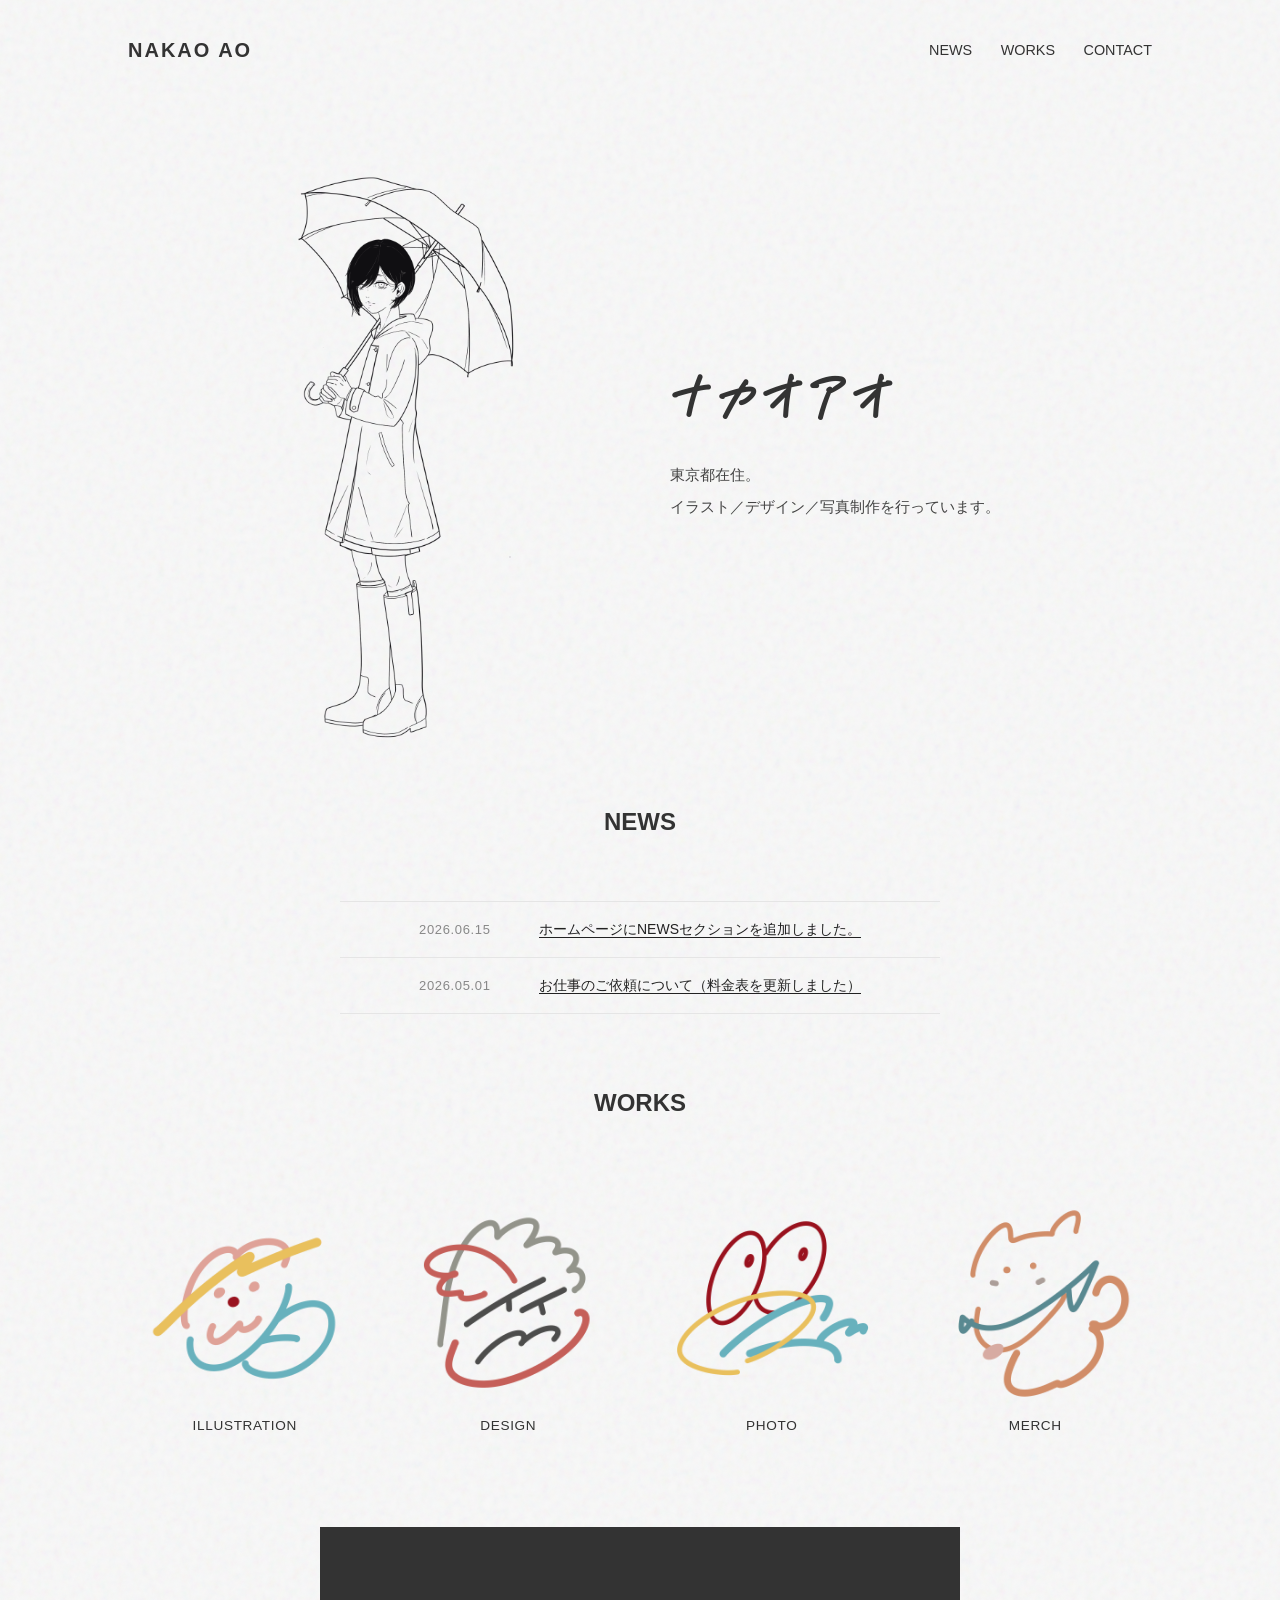
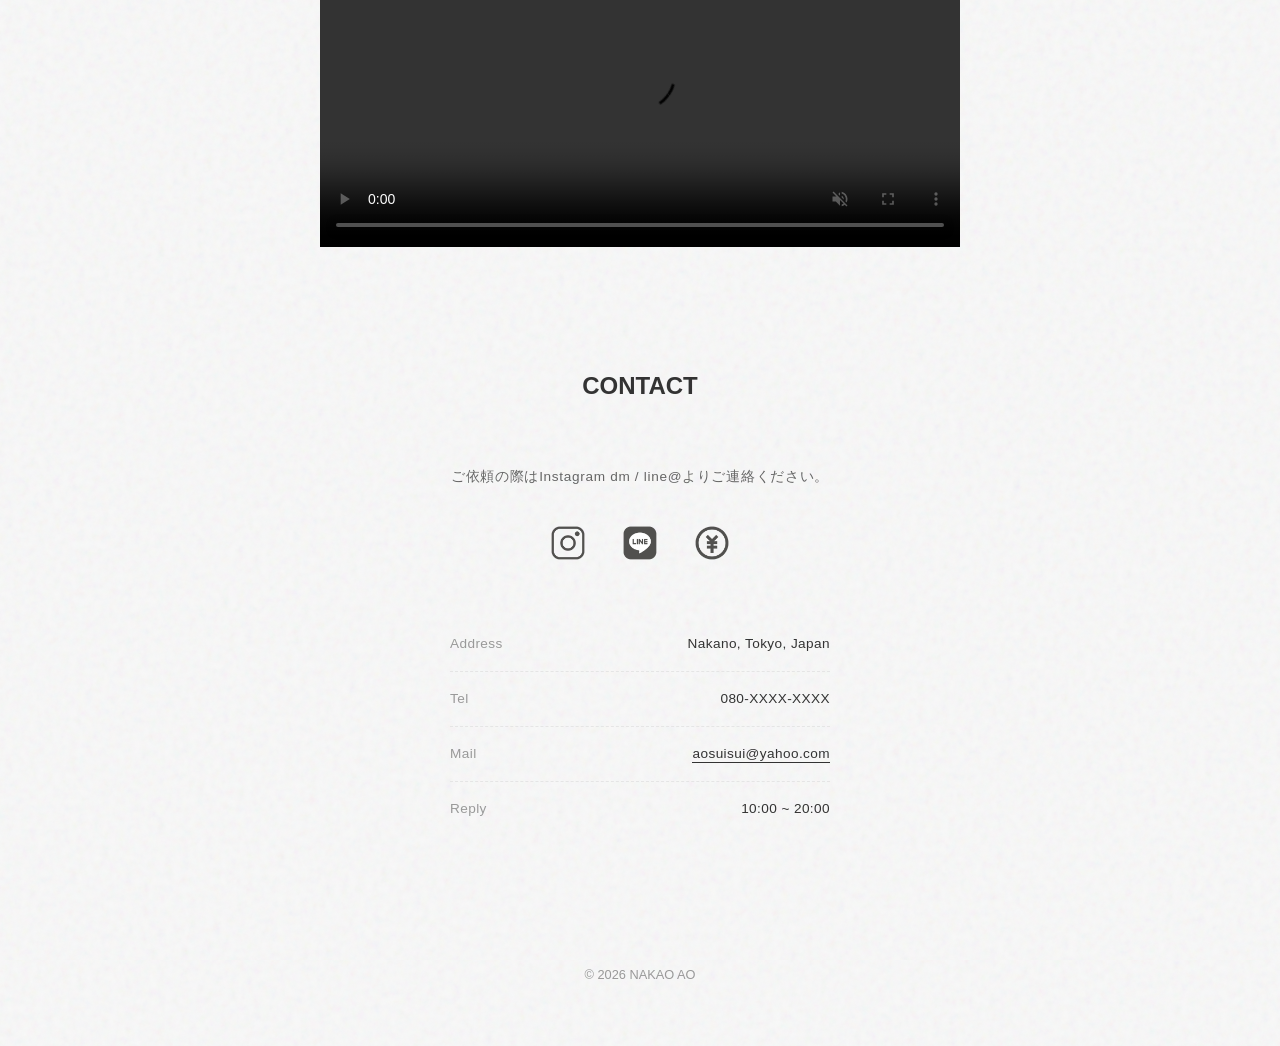
<file: index.html>
<!doctype html>
<html lang="ja">
  <head>
    <meta charset="UTF-8" />
    <meta name="viewport" content="width=device-width, initial-scale=1.0" />
    <title>AO NAKAO</title>
    <link rel="stylesheet" href="style.css" />
    <link rel="icon" type="image/png" href="images/ファビコン.png" />
    <!-- Google tag (gtag.js) -->
<script async src="https://www.googletagmanager.com/gtag/js?id=G-XB3408KX3V"></script>
<script>
  window.dataLayer = window.dataLayer || [];
  function gtag(){dataLayer.push(arguments);}
  gtag('js', new Date());

  gtag('config', 'G-XB3408KX3V');
</script>
  </head>
  <body>
    <!-- ヘッダー -->
    <header class="site-header">
      <div class="logo">NAKAO AO</div>
      <nav class="nav-links">
        <a href="#news">news</a>
        <a href="#works">works</a>
        <a href="#contact">contact</a>
      </nav>
    </header>

    <main>
      <!-- ABOUT / メインビジュアル -->
      <section id="about" class="main-visual-wrapper">
        <div class="mv-left">
          <img src="images/傘.png" alt="ナカオアオ メインビジュアル" />
        </div>
        <div class="mv-right">
          <h1 class="title-font">ナカオアオ</h1>
          <div class="about-content">
            <p>東京都在住。</p>
            <p>イラスト／デザイン／写真制作を行っています。</p>
          </div>
        </div>
      </section>

      <!-- NEWS -->
      <section id="news" class="news-section">
        <h2>NEWS</h2>
        <div class="news-container">
          <div class="news-item">
            <span class="news-date">2026.06.15</span>
            <p class="news-content">
              <a href="news-1.html"
                >ホームページにNEWSセクションを追加しました。</a
              >
            </p>
          </div>
          <div class="news-item">
            <span class="news-date">2026.05.01</span>
            <p class="news-content">
              <a href="price.html"
                >お仕事のご依頼について（料金表を更新しました）</a
              >
            </p>
          </div>
        </div>
      </section>

      <!-- WORKS -->
      <section id="works" class="works-section">
        <h2>WORKS</h2>
        <div class="works-grid">
          <a href="illustration.html" class="grid-item">
            <div class="image-placeholder">
              <img src="images/落書き３.png" alt="illustration作品" />
            </div>
            <span>illustration</span>
          </a>

          <a href="logo.html" class="grid-item">
            <div class="image-placeholder">
              <img src="images/落書き４.png" alt="logo作品" />
            </div>
            <span>design</span>
          </a>
          <a href="photo.html" class="grid-item">
            <div class="image-placeholder">
              <img src="images/落書き５.png" alt="photo作品" />
            </div>
            <span>photo</span>
          </a>
          <a href="merch.html" class="grid-item">
            <div class="image-placeholder">
              <img src="images/落書き6.png" alt="MERCH作品" />
            </div>
            <span>merch</span>
          </a>
        </div>
      </section>

      <div class="video-container">
        <video
          src="images/イラストメイキング.mp4"
          controls
          autoplay
          muted
          playsinline
        ></video>
      </div>
      <!-- CONTACT -->
      <section id="contact" class="contact-section">
        <h2>CONTACT</h2>
        <p class="contact-lead">
          ご依頼の際はInstagram dm / line@よりご連絡ください。
        </p>

        <div class="sns-links">
          <a
            href="https://www.instagram.com/______suisui/"
            class="sns-icon"
            target="_blank"
            rel="noopener noreferrer"
          >
            <img src="images/Instagramロゴ.png" alt="Instagram" />
          </a>
          <a
            href="https://lin.ee/nU6gWAL"
            class="sns-icon"
            target="_blank"
            rel="noopener noreferrer"
          >
            <img src="images/LINEロゴ.png" alt="LINE@" />
          </a>
          <a href="price.html" class="price-link">
            <img src="images/料金ロゴ.png" alt="料金表" />
          </a>
        </div>

        <div class="contact-info-container">
          <table class="info-table">
            <tr>
              <th>Address</th>
              <td>Nakano, Tokyo, Japan</td>
            </tr>
            <tr>
              <th>Tel</th>
              <td>080-XXXX-XXXX</td>
            </tr>
            <tr>
              <th>Mail</th>
              <td>
                <a href="mailto:aosuisui@yahoo.com" class="contact-mail-link"
                  >aosuisui@yahoo.com</a
                >
              </td>
            </tr>
            <tr>
              <th>Reply</th>
              <td>10:00 ~ 20:00</td>
            </tr>
          </table>
        </div>
      </section>
    </main>

    <!-- フッター -->
    <footer class="site-footer">
      <p>&copy; 2026 NAKAO AO</p>
    </footer>
  </body>
</html>
</file>
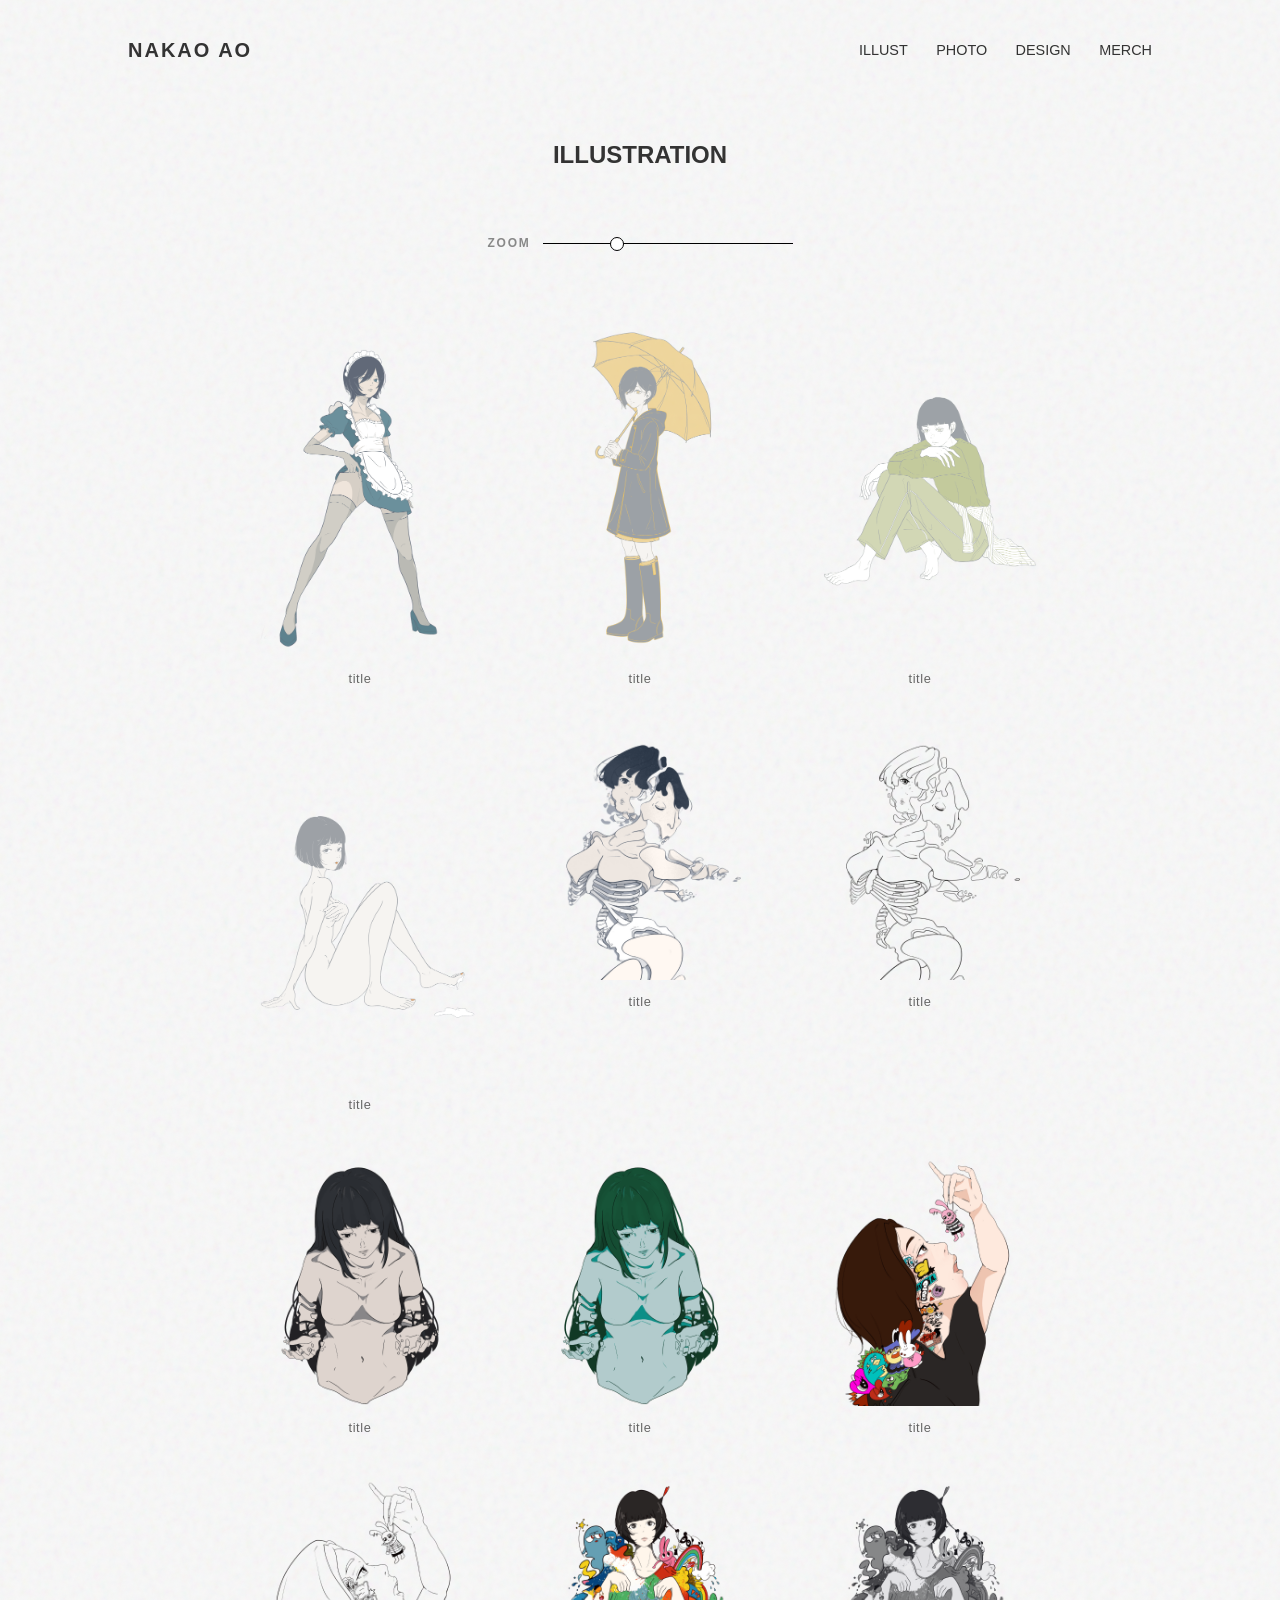
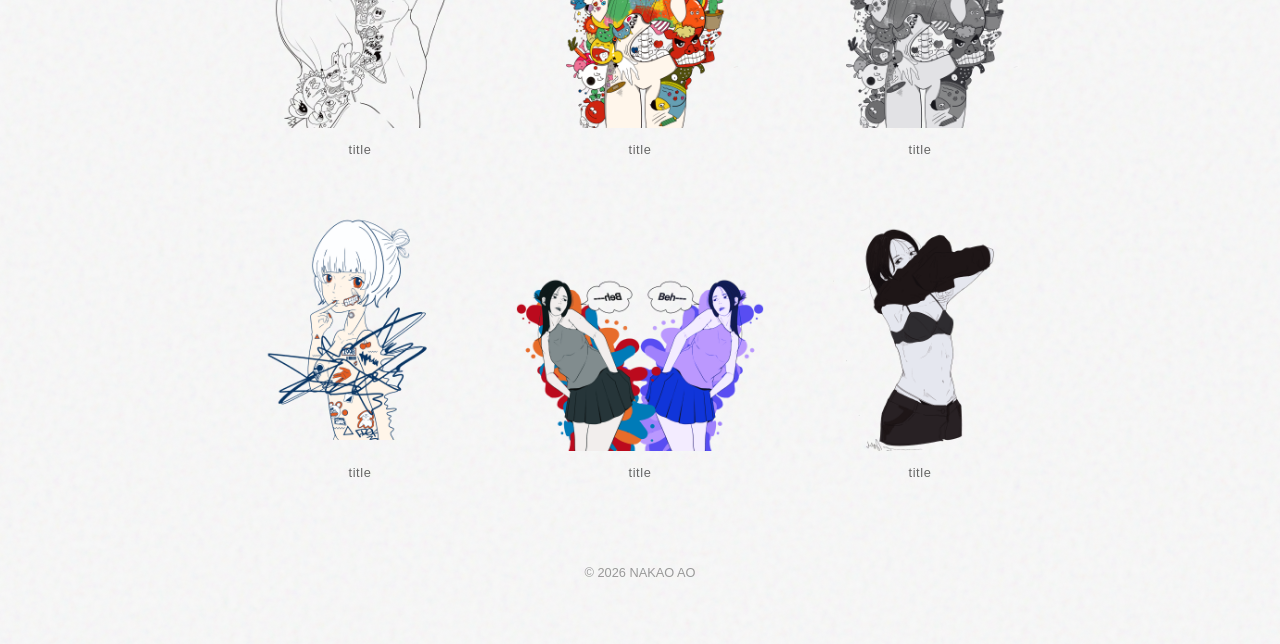
<file: illustration.html>
<!doctype html>
<html lang="ja">
  <head>
    <meta charset="UTF-8" />
    <meta name="viewport" content="width=device-width, initial-scale=1.0" />
    <title>ILLUSTRATION | NAKAO AO</title>
    <link rel="stylesheet" href="style.css" />
    <link rel="icon" type="image/png" href="images/ファビコン.png" />
  </head>

  <body>
    <!-- ヘッダー：共通デザイン -->
    <header class="site-header">
       <div class="logo"><a href="index.html">NAKAO AO</a></div>
      <nav class="nav-links">
        <a href="illust.html" class="active">ILLUST</a>
        <a href="photo.html">PHOTO</a>
        <a href="logo.html">DESIGN</a>
        <a href="merch.html">MERCH</a>
      </nav>
    </header>

    <main>
      <section id="works" class="gallery-section">
        <h2>ILLUSTRATION</h2>

        <!-- 🎛️ ZOOMスライダー -->
        <div class="slider-container">
          <span class="slider-label">ZOOM</span>
          <input
            type="range"
            id="size-slider"
            min="150"
            max="500"
            value="250"
            step="10"
          />
        </div>

        <!-- 💡 グリッドコンテナ：hrefをすべて"#"に変更し、別ページへの遷移を防ぎます -->
        <div class="works-grid" id="illustration-gallery">
          <a href="#" class="work-item">
            <img src="images/イラスト1.png" alt="illustration" />
            <p>title</p>
          </a>

          <a href="#" class="work-item">
            <img src="images/イラスト3.png" alt="illustration" />
            <p>title</p>
          </a>

          <a href="#" class="work-item">
            <img src="images/イラスト4.png" alt="illustration" />
            <p>title</p>
          </a>
          <a href="#" class="work-item">
            <img src="images/イラスト5.png" alt="illustration" />
            <p>title</p>
          </a>

          <!-- 1枚目 -->
          <a href="#" class="work-item">
            <img src="images/1.png" alt="illustration" />
            <p>title</p>
          </a>

          <!-- 3枚目 -->
          <a href="#" class="work-item">
            <img src="images/3.png" alt="illustration" />
            <p>title</p>
          </a>

          <!-- 4枚目 -->
          <a href="#" class="work-item">
            <img src="images/4.png" alt="illustration" />
            <p>title</p>
          </a>

          <!-- 5枚目 -->
          <a href="#" class="work-item">
            <img src="images/5.png" alt="illustration" />
            <p>title</p>
          </a>

          <!-- 6枚目 -->
          <a href="#" class="work-item">
            <img src="images/6.png" alt="illustration" />
            <p>title</p>
          </a>

          <!-- 8枚目 -->
          <a href="#" class="work-item">
            <img src="images/8.png" alt="illustration" />
            <p>title</p>
          </a>

          <!-- 9枚目 -->
          <a href="#" class="work-item">
            <img src="images/9.png" alt="illustration" />
            <p>title</p>
          </a>

          <!-- 11枚目 -->
          <a href="#" class="work-item">
            <img src="images/11.png" alt="illustration" />
            <p>title</p>
          </a>

          <!-- 12枚目 -->
          <a href="#" class="work-item">
            <img src="images/12.png" alt="illustration" />
            <p>title</p>
          </a>

          <!-- 13枚目 -->
          <a href="#" class="work-item">
            <img src="images/13.png" alt="illustration" />
            <p>title</p>
          </a>

          <!-- 14枚目 -->
          <a href="#" class="work-item">
            <img src="images/14.png" alt="illustration" />
            <p>title</p>
          </a>
        </div>
      </section>
    </main>

    <!-- 💡 拡大したときにフワッと表示される大画面用の部品（これ1つに絞ります） -->
    <div id="imageModal" class="modal">
      <!-- 閉じるボタン -->
      <span class="close-btn">&times;</span>

      <!-- 前へボタン -->
      <span class="prev-btn">&#10094;</span>

      <!-- 拡大画像 -->
      <img
        class="modal-content"
        id="modalImg"
        src="images/白1.jpg"
        alt="拡大画像"
      />

      <!-- 次へボタン -->
      <span class="next-btn">&#10095;</span>
    </div>

    <!-- フッター -->
    <footer class="site-footer">
      <p>&copy; 2026 NAKAO AO</p>
    </footer>

    <!-- JavaScriptの読み込み -->
    <script src="script.js"></script>
  </body>
</html>
</file>
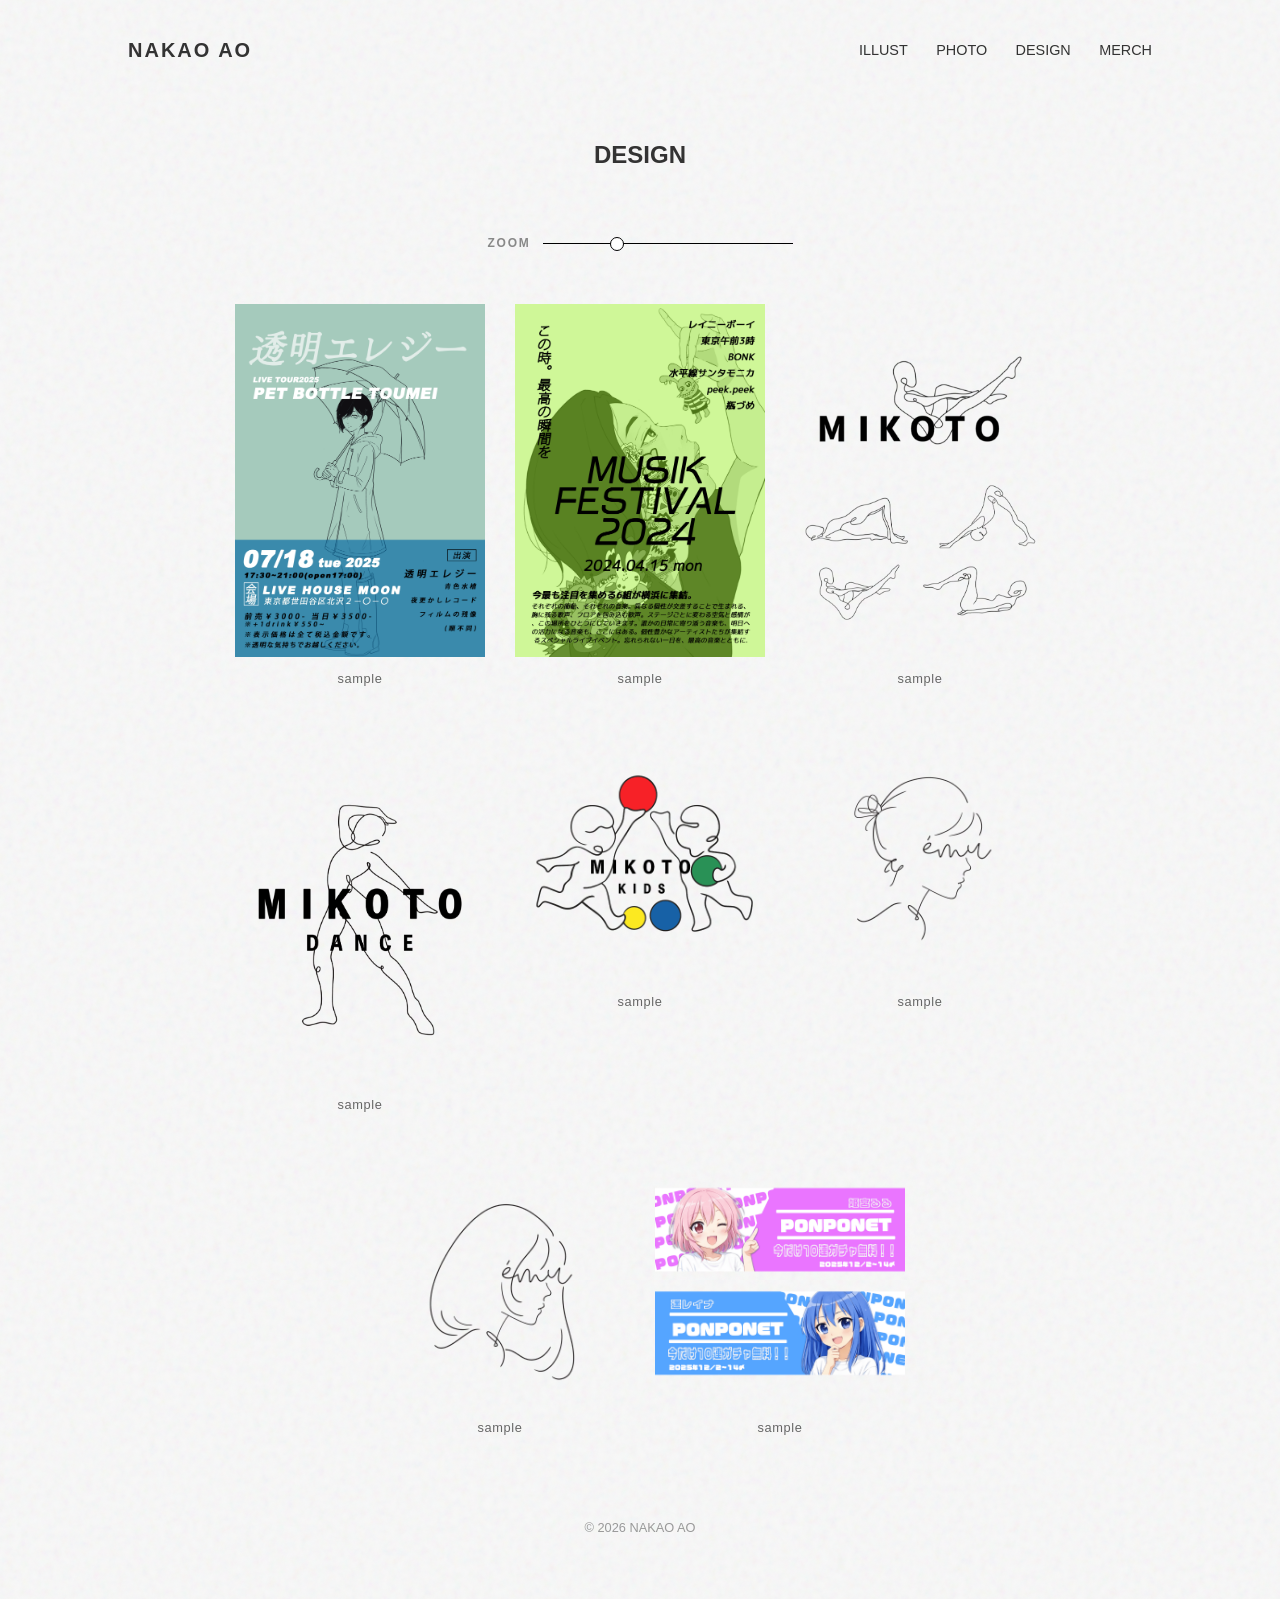
<file: logo.html>
<!doctype html>
<html lang="ja">
  <head>
    <meta charset="UTF-8" />
    <meta name="viewport" content="width=device-width, initial-scale=1.0" />
    <title>DESIGN | NAKAO AO</title>
    <link rel="stylesheet" href="style.css" />
    <link rel="icon" type="image/png" href="images/ファビコン.png" />
  </head>

  <body>
    <!-- ヘッダー：共通デザイン -->
    <header class="site-header">
      <div class="logo"><a href="index.html">NAKAO AO</a></div>
      <nav class="nav-links">
        <a href="illustration.html" class="active">ILLUST</a>
        <a href="photo.html">PHOTO</a>
        <a href="logo.html">DESIGN</a>
        <a href="merch.html">MERCH</a>
      </nav>
    </header>

    <main>
      <section id="works" class="gallery-section">
        <h2>DESIGN</h2>

        <!-- 🎛️ ZOOMスライダー -->
        <div class="slider-container">
          <span class="slider-label">ZOOM</span>
          <input
            type="range"
            id="size-slider"
            min="150"
            max="500"
            value="250"
            step="10"
          />
        </div>

        <!-- 💡 グリッドコンテナ：hrefをすべて"#"に変更し、別ページへの遷移を防ぎます -->
        <div class="works-grid" id="illustration-gallery">
          <!-- 1枚目 -->
          <a href="#" class="work-item">
            <img src="images/フライヤー1仮.png" alt="DESIGN" />
            <p>sample</p>
          </a>

          <a href="#" class="work-item">
            <img src="images/フライヤー2仮.png" alt="DESIGN" />
            <p>sample</p>
          </a>
          <a href="#" class="work-item">
            <img src="images/MIKOTO  ロゴ.png" alt="DESIGN" />
            <p>sample</p>
          </a>
          <a href="#" class="work-item">
            <img src="images/MIKOTO DANCE ロゴ.png" alt="DESIGN" />
            <p>sample</p>
          </a>
          <a href="#" class="work-item">
            <img src="images/16.png" alt="DESIGN" />
            <p>sample</p>
          </a>
          <a href="#" class="work-item">
            <img src="images/18.png" alt="DESIGN" />
            <p>sample</p>
          </a>
          <a href="#" class="work-item">
            <img src="images/19.png" alt="DESIGN" />
            <p>sample</p>
          </a>
          <a href="#" class="work-item">
            <img src="images/20.png" alt="DESIGN" />
            <p>sample</p>
          </a>
        </div>
      </section>
    </main>

    <!-- 💡 拡大したときにフワッと表示される大画面用の部品（これ1つに絞ります） -->
    <div id="imageModal" class="modal">
      <!-- 閉じるボタン -->
      <span class="close-btn">&times;</span>

      <!-- 前へボタン -->
      <span class="prev-btn">&#10094;</span>

      <!-- 拡大画像 -->
      <img
        class="modal-content"
        id="modalImg"
        src="images/白1.jpg"
        alt="拡大画像"
      />

      <!-- 次へボタン -->
      <span class="next-btn">&#10095;</span>
    </div>

    <!-- フッター -->
    <footer class="site-footer">
      <p>&copy; 2026 NAKAO AO</p>
    </footer>

    <!-- JavaScriptの読み込み -->
    <script src="script.js"></script>
  </body>
</html>
</file>
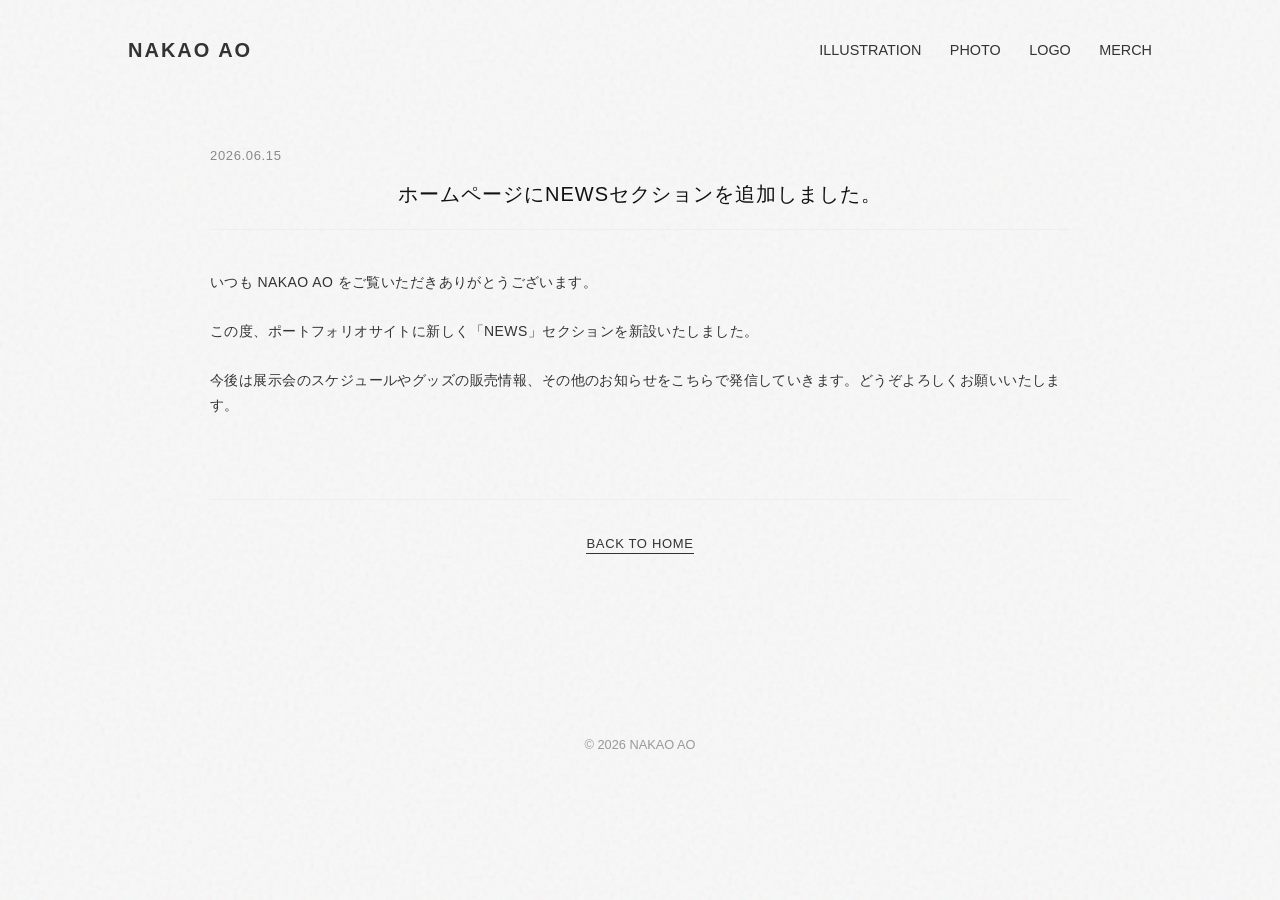
<file: news-1.html>
<!doctype html>
<html lang="ja">
  <head>
    <meta charset="UTF-8" />
    <meta name="viewport" content="width=device-width, initial-scale=1.0" />
    <title>NEWS | NAKAO AO</title>
    <link rel="stylesheet" href="style.css" />
    <link rel="icon" type="image/png" href="images/ファビコン.png" />

    <!-- HOME画面の美しい左寄せラインに合わせた専用スタイル -->
    <style>
      /* 全体のコンテンツ幅をHOMEのABOUTやNEWSと完全に一致させる */
      .news-detail-container {
        max-width: 900px;
        margin: 80px auto 120px;
        padding: 0 20px;
      }

      /* 記事のヘッダー（日付とタイトル） */
      .news-detail-header {
        border-bottom: 1px solid #eee;
        padding-bottom: 20px;
        margin-bottom: 40px;
      }

      .news-detail-date {
        font-size: 13px;
        color: #888;
        letter-spacing: 0.05em;
        display: block;
        margin-bottom: 12px;
      }

      .news-detail-title {
        font-size: 20px;
        font-weight: normal;
        letter-spacing: 0.05em;
        line-height: 1.5;
        color: #111;
        margin: 0;
      }

      /* 記事の本文エリア（読みやすさを重視） */
      .news-detail-body {
        font-size: 14px;
        line-height: 1.8;
        color: #333;
        letter-spacing: 0.03em;
      }

      .news-detail-body p {
        margin-bottom: 24px;
      }

      /* 記事の中に画像を載せたい場合（自動で綺麗に収まります） */
      .news-detail-body img {
        max-width: 100%;
        height: auto;
        margin: 30px 0;
        display: block;
      }

      /* 下部の「back to home」エリア */
      .back-links-area {
        text-align: center;
        margin-top: 80px;
        padding-top: 30px;
        border-top: 1px solid #eee;
      }

      .news-back-link {
        font-size: 13px;
        letter-spacing: 0.05em;
        color: #333;
        text-decoration: none;
        text-transform: uppercase;
        border-bottom: 1px solid #333;
        padding-bottom: 2px;
        transition: opacity 0.3s;
      }

      .news-back-link:hover {
        opacity: 0.6;
      }
    </style>
  </head>

  <body>
    <!-- ヘッダー：HOME画面と完全に共通のデザイン -->
    <header class="site-header">
      <div class="logo"><a href="home.html">NAKAO AO</a></div>
      <nav class="nav-links">
        <a href="illustration.html">ILLUSTRATION</a>
        <a href="photo.html">PHOTO</a>
        <a href="logo.html">LOGO</a>
        <a href="merch.html">MERCH</a>
      </nav>
    </header>

    <!-- メインコンテンツ：ここが記事の中身になります -->
    <main class="news-detail-container">
      <article>
        <!-- 記事のタイトル部分 -->
        <header class="news-detail-header">
          <time class="news-detail-date">2026.06.15</time>
          <h2 class="news-detail-title">
            ホームページにNEWSセクションを追加しました。
          </h2>
        </header>

        <!-- 記事の本文（ここを自由に書き換えてください） -->
        <div class="news-detail-body">
          <p>いつも NAKAO AO をご覧いただきありがとうございます。</p>
          <p>
            この度、ポートフォリオサイトに新しく「NEWS」セクションを新設いたしました。
          </p>
          <p>
            今後は展示会のスケジュールやグッズの販売情報、その他のお知らせをこちらで発信していきます。どうぞよろしくお願いいたします。
          </p>

          <!-- もし個展のフライヤー画像などを載せたい場合は、下のコメントアウトを解除して使えます -->
          <!-- <img src="images/news-image.jpg" alt="告知画像"> -->
        </div>
      </article>

      <!-- HOMEへ戻るボタン -->
      <div class="back-links-area">
        <a href="index.html" class="news-back-link">back to home</a>
      </div>
    </main>

    <!-- フッター -->
    <footer class="site-footer">
      <p>&copy; 2026 NAKAO AO</p>
    </footer>
  </body>
</html>
</file>
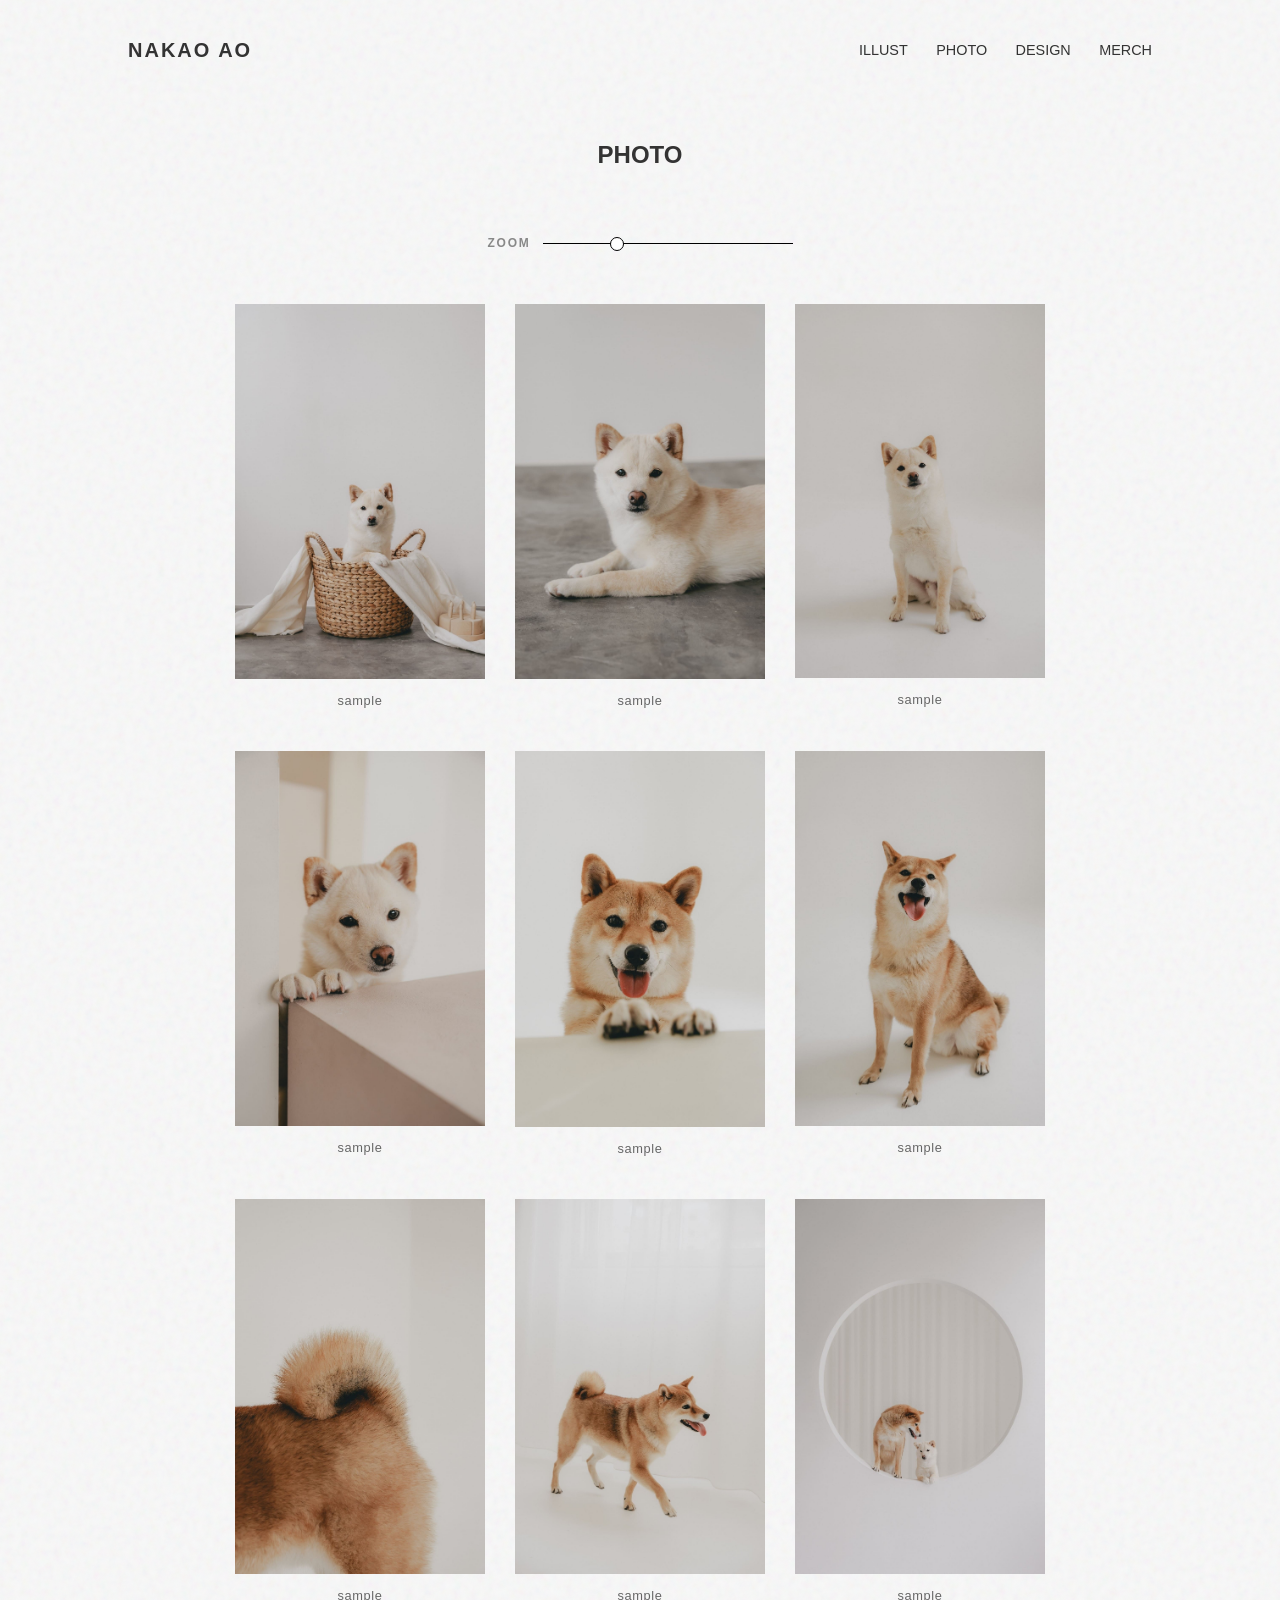
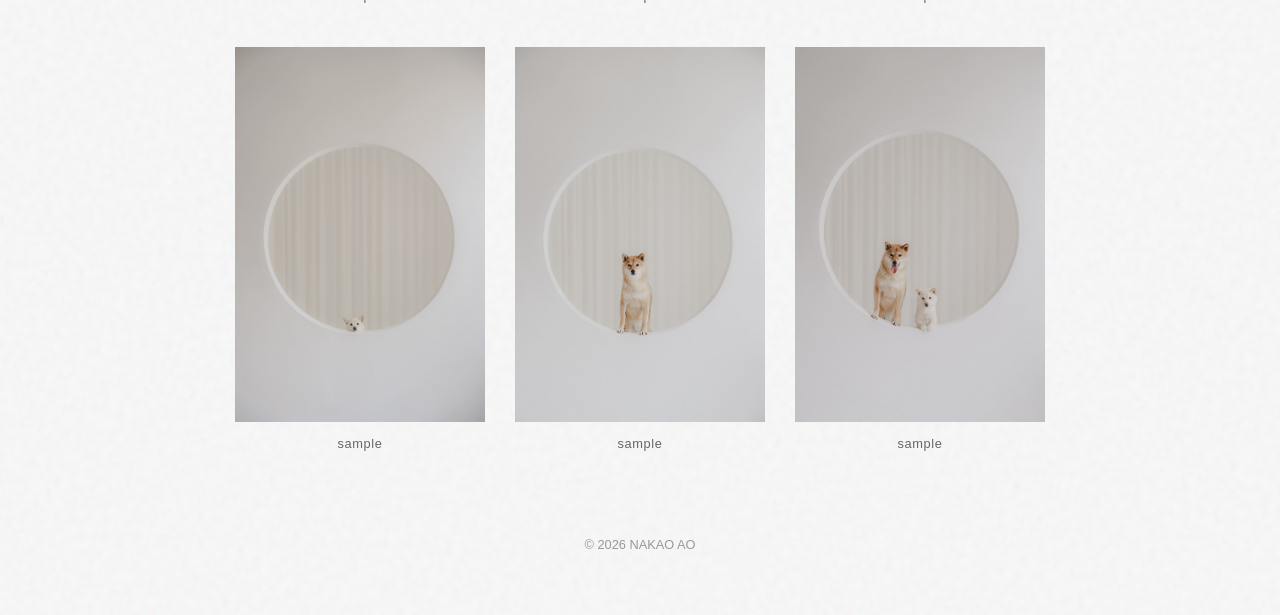
<file: photo.html>
<!doctype html>
<html lang="ja">
  <head>
    <meta charset="UTF-8" />
    <meta name="viewport" content="width=device-width, initial-scale=1.0" />
    <title>PHOTO | NAKAO AO</title>
    <link rel="stylesheet" href="style.css" />
    <link rel="icon" type="image/png" href="images/ファビコン.png" />
  </head>

  <body>
    <!-- ヘッダー：共通デザイン -->
    <header class="site-header">
      <div class="logo"><a href="index.html">NAKAO AO</a></div>
      <nav class="nav-links">
        <a href="illustration.html" class="active">ILLUST</a>
        <a href="photo.html">PHOTO</a>
        <a href="logo.html">DESIGN</a>
        <a href="merch.html">MERCH</a>
      </nav>
    </header>

    <main>
      <section id="works" class="gallery-section">
        <h2>PHOTO</h2>

        <!-- 🎛️ ZOOMスライダー -->
        <div class="slider-container">
          <span class="slider-label">ZOOM</span>
          <input
            type="range"
            id="size-slider"
            min="150"
            max="500"
            value="250"
            step="10"
          />
        </div>

        <!-- 💡 グリッドコンテナ：hrefをすべて"#"に変更し、別ページへの遷移を防ぎます -->
        <div class="works-grid" id="illustration-gallery">
          <!-- 1枚目 -->
          <a href="#" class="work-item">
            <img src="images/白1.jpg" alt="PHOTO" />
            <p>sample</p>
          </a>

          <a href="#" class="work-item">
            <img src="images/白2.jpg" alt="PHOTO" />
            <p>sample</p>
          </a>
          <a href="#" class="work-item">
            <img src="images/白3.jpg" alt="PHOTO" />
            <p>sample</p>
          </a>
          <a href="#" class="work-item">
            <img src="images/白4.jpg" alt="PHOTO" />
            <p>sample</p>
          </a>
          <a href="#" class="work-item">
            <img src="images/碧1.jpg" alt="PHOTO" />
            <p>sample</p>
          </a>
          <a href="#" class="work-item">
            <img src="images/碧2.jpg" alt="PHOTO" />
            <p>sample</p>
          </a>
          <a href="#" class="work-item">
            <img src="images/碧3.jpg" alt="PHOTO" />
            <p>sample</p>
          </a>
          <a href="#" class="work-item">
            <img src="images/碧4.jpg" alt="PHOTO" />
            <p>sample</p>
          </a>
          <a href="#" class="work-item">
            <img src="images/白碧.jpg" alt="PHOTO" />
            <p>sample</p>
          </a>
          <a href="#" class="work-item">
            <img src="images/白碧2.jpg" alt="PHOTO" />
            <p>sample</p>
          </a>
          <a href="#" class="work-item">
            <img src="images/白碧3.jpg" alt="PHOTO" />
            <p>sample</p>
          </a>
          <a href="#" class="work-item">
            <img src="images/白碧4.jpg" alt="PHOTO" />
            <p>sample</p>
          </a>
        </div>
      </section>
    </main>

    <!-- 💡 拡大したときにフワッと表示される大画面用の部品（これ1つに絞ります） -->
    <div id="imageModal" class="modal">
      <!-- 閉じるボタン -->
      <span class="close-btn">&times;</span>

      <!-- 前へボタン -->
      <span class="prev-btn">&#10094;</span>

      <!-- 拡大画像 -->
      <img
        class="modal-content"
        id="modalImg"
        src="images/白1.jpg"
        alt="拡大画像"
      />

      <!-- 次へボタン -->
      <span class="next-btn">&#10095;</span>
    </div>

    <!-- フッター -->
    <footer class="site-footer">
      <p>&copy; 2026 NAKAO AO</p>
    </footer>

    <!-- JavaScriptの読み込み -->
    <script src="script.js"></script>
  </body>
</html>
</file>
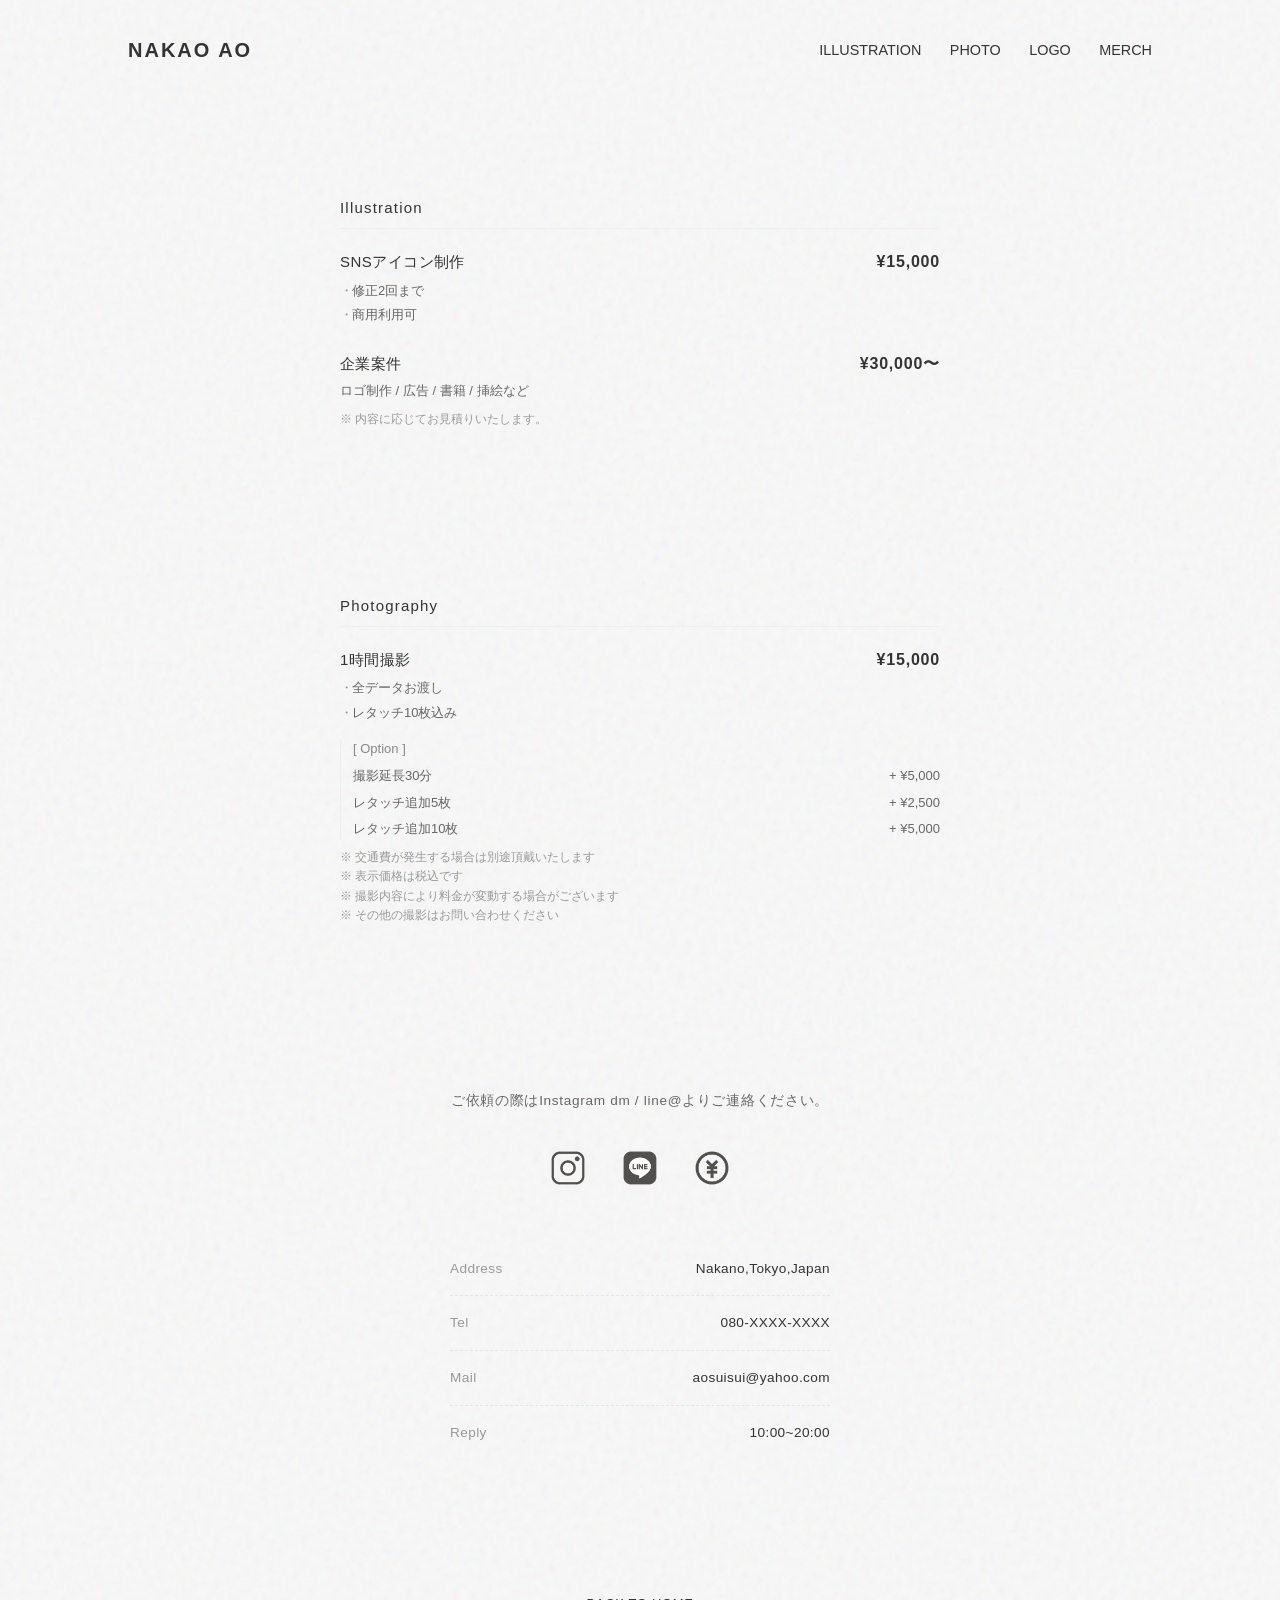
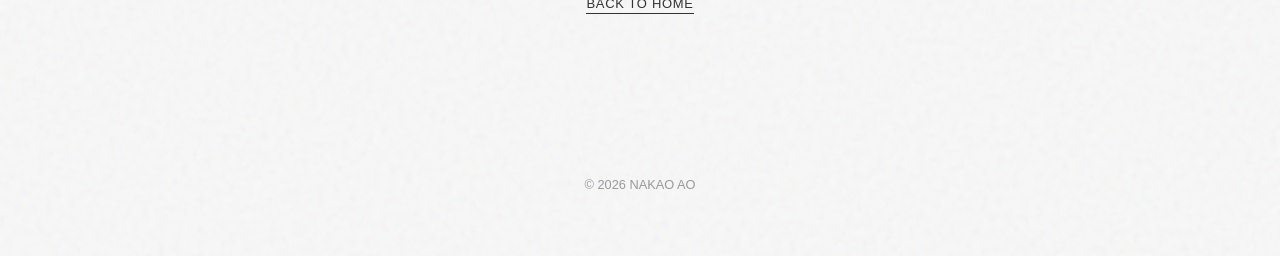
<file: price.html>
<!doctype html>
<html lang="ja">
  <head>
    <meta charset="UTF-8" />
    <meta name="viewport" content="width=device-width, initial-scale=1.0" />
    <title>PRICE | NAKAO AO</title>
    <link rel="stylesheet" href="style.css" />
    <link rel="icon" type="image/png" href="images/ファビコン.png" />

    <!-- デザインイメージを変えずに、可読性を上げるための微調整CSS -->
    <style>
      /* 全体を中央寄せにし、適切なコンテンツ幅を持たせる */
      .price-container {
        max-width: 640px;
        margin: 60px auto 100px;
        padding: 0 20px;
      }

      .price-title {
        font-size: 24px;
        letter-spacing: 0.15em;
        margin-bottom: 50px;
        text-align: left;
        font-weight: normal;
      }

      /* 各カテゴリ（Illustration等）の間隔 */

      /* カテゴリ名の下にシンプルな細い線を入れて区切りを分かりやすく */
      .category-title {
        font-size: 15px;
        letter-spacing: 0.08em;
        color: #333;
        border-bottom: 1px solid #eee;
        padding-bottom: 8px;
        margin-bottom: 20px;
        font-weight: normal;
      }

      /* 料金ブロック */
      .price-item-block {
        margin-bottom: 25px;
      }

      /* 項目名と金額を綺麗に左右の端に寄せる */
      .price-row {
        display: flex;
        justify-content: space-between;
        align-items: baseline;
        margin-bottom: 6px;
      }

      .price-main {
        font-size: 15px;
        letter-spacing: 0.03em;
      }

      .price-amount {
        font-weight: 600;
        letter-spacing: 0.05em;
      }

      /* リスト（・）の体裁を整えて標準の黒丸をクリアに */
      .price-section ul {
        list-style: none;
        padding-left: 0;
        margin: 6px 0 12px 0;
      }

      .price-section ul li {
        font-size: 13px;
        color: #666;
        margin-bottom: 4px;
        position: relative;
        padding-left: 12px;
      }

      .price-section ul li::before {
        content: "・";
        position: absolute;
        left: 0;
        color: #999;
      }

      /* 補足テキスト */
      .price-sub-text {
        font-size: 13px;
        color: #666;
        margin-top: -2px;
        margin-bottom: 8px;
      }

      /* 注意書きを少し控えめなサイズにしてメイン料金を引き立てる */
      .note {
        font-size: 12px;
        color: #999;
        line-height: 1.6;
        margin-top: 8px;
      }

      /* オプション部分のインデント */
      .option-block {
        margin-top: 15px;
        padding-left: 12px;
        border-left: 1px solid #eee;
      }

      .option-title {
        font-size: 13px;
        color: #888;
        margin-bottom: 6px;
      }

      /* 「back to home」ボタンの配置調整 */
      .back-link-wrapper {
        text-align: center;
        margin: 60px 0 80px;
      }

      .back-link {
        font-size: 13px;
        letter-spacing: 0.05em;
        color: #333;
        text-decoration: none;
        text-transform: uppercase;
        border-bottom: 1px solid #333;
        padding-bottom: 2px;
        transition: opacity 0.3s;
      }

      .back-link:hover {
        opacity: 0.6;
      }
    </style>
  </head>

  <body>
    <!-- ヘッダー：共通デザイン -->
    <header class="site-header">
      <div class="logo"><a href="home.html">NAKAO AO</a></div>
      <nav class="nav-links">
        <a href="illustration.html">ILLUSTRATION</a>
        <a href="photo.html">PHOTO</a>
        <a href="logo.html">LOGO</a>
        <a href="merch.html">MERCH</a>
      </nav>
    </header>

    <!-- 可読性を高めるラッパー(price-container)で包みました -->
    <main class="price-container">
      <!-- 1. Illustration -->
      <section class="price-section">
        <h3 class="category-title">Illustration</h3>

        <div class="price-item-block">
          <div class="price-row">
            <span class="price-main">SNSアイコン制作</span>
            <span class="price-amount">¥15,000</span>
          </div>
          <ul>
            <li>修正2回まで</li>
            <li>商用利用可</li>
          </ul>
        </div>

        <div class="price-item-block">
          <div class="price-row">
            <span class="price-main">企業案件</span>
            <span class="price-amount">¥30,000〜</span>
          </div>
          <p class="price-sub-text">ロゴ制作 / 広告 / 書籍 / 挿絵など</p>
          <p class="note">※ 内容に応じてお見積りいたします。</p>
        </div>
      </section>

      <!-- 2. Design 
      <section class="price-section">
        <h3 class="category-title">Design</h3>

        <div class="price-item-block">
          <span>フライヤー・チラシ制作</span>
          <div class="price-row">
            <span>A4片面</span>
            <span class="price-amount">¥30,000〜</span>
          </div>
          <div class="price-row">
            <span>A4両面</span>
            <span class="price-amount">¥50,000〜</span>
          </div>

          <ul>
            <li>修正2回まで</li>
          </ul>

          <p class="note">
            ※ 印刷対応は行っておりません<br />
            ※ 印刷用データで納品いたします<br />
            ※ 掲載内容・素材はご支給をお願いいたします
          </p>
        </div>
      </section>
      -->

      <!-- 3. Art Model 
      <section class="price-section">
        <h3 class="category-title">Art Model</h3>

        <div class="price-item-block">
          <div class="price-row">
            <span class="price-main">デッサン／クロッキー</span>
            <span class="price-amount">¥10,000〜</span>
          </div>
          <p class="note">
            ※ 内容・時間に応じてお見積りいたします<br />
            ※ 詳細はお問い合わせください
          </p>
        </div>
      </section>

-->

      <!-- 4. Photography -->
      <section class="price-section">
        <h3 class="category-title">Photography</h3>

        <div class="price-item-block">
          <div class="price-row">
            <span class="price-main">1時間撮影</span>
            <span class="price-amount">¥15,000</span>
          </div>
          <ul>
            <li>全データお渡し</li>
            <li>レタッチ10枚込み</li>
          </ul>

          <div class="option-block">
            <p class="option-title">[ Option ]</p>
            <div class="price-row" style="font-size: 13px; color: #666">
              <span>撮影延長30分</span>
              <span>+ ¥5,000</span>
            </div>
            <div class="price-row" style="font-size: 13px; color: #666">
              <span>レタッチ追加5枚</span>
              <span>+ ¥2,500</span>
            </div>
            <div class="price-row" style="font-size: 13px; color: #666">
              <span>レタッチ追加10枚</span>
              <span>+ ¥5,000</span>
            </div>
          </div>

          <p class="note">
            ※ 交通費が発生する場合は別途頂戴いたします<br />
            ※ 表示価格は税込です<br />
            ※ 撮影内容により料金が変動する場合がございます<br />
            ※ その他の撮影はお問い合わせください
          </p>
        </div>
      </section>

      <!-- CONTACTセクション -->
      <section id="contact" class="contact-section">
        <p class="contact-lead">
          ご依頼の際はInstagram dm / line@よりご連絡ください。
        </p>

        <div class="sns-links">
          <a href="https://www.instagram.com/______suisui/" class="sns-icon"
            ><img src="images/Instagramロゴ.png" alt="instagram"
          /></a>
          <a href="https://lin.ee/nU6gWAL" class="sns-icon"
            ><img src="images/LINEロゴ.png" alt="line@"
          /></a>
          <a href="price.html" class="price-link"
            ><img src="images/料金ロゴ.png" alt="料金"
          /></a>
        </div>

        <div class="contact-info-container">
          <table class="info-table">
            <tr>
              <th>Address</th>
              <td>Nakano,Tokyo,Japan</td>
            </tr>
            <tr>
              <th>Tel</th>
              <td>080-XXXX-XXXX</td>
            </tr>
            <tr>
              <th>Mail</th>
              <td>aosuisui@yahoo.com</td>
            </tr>
            <tr>
              <th>Reply</th>
              <td>10:00~20:00</td>
            </tr>
          </table>
        </div>
      </section>
      <div class="back-link-wrapper">
        <a href="index.html" class="back-link">back to home</a>
      </div>
    </main>

    <!-- フッター -->
    <footer class="site-footer">
      <p>&copy; 2026 NAKAO AO</p>
    </footer>
  </body>
</html>
</file>
<file: style.css>
/* ==========================================================================
   1. 全体設定（リセットと背景）
   ========================================================================== */
* {
  margin: 0;
  padding: 0;
  box-sizing: border-box;
}

body {
  font-family: "Helvetica Neue", Arial, "Noto Sans JP", sans-serif;
  color: #333333;
  line-height: 1.6;
  padding: 24px 10% 40px 10%;
  background-color: #f8f8f8;
  /* 背景のノイズテクスチャ */
  background-image: url("data:image/svg+xml,%3Csvg viewBox='0 0 200 200' xmlns='http://www.w3.org/2000/svg'%3E%3Cfilter id='noiseFilter'%3E%3CfeTurbulence type='fractalNoise' baseFrequency='0.8' numOctaves='3' stitchTiles='stitch'/%3E%3C/filter%3E%3Crect width='100%25' height='100%25' filter='url(%23noiseFilter)' opacity='0.08'/%3E%3C/svg%3E");
}

a {
  color: inherit;
  text-decoration: none;
}

img {
  max-width: 100%;
  height: auto;
  display: block;
}

/* --- オリジナルフォント設定 --- */
@font-face {
  font-family: "TOKAngleFREE-S5";
  src: url("./font/TOKAngleFREE-S5.ttf") format("truetype");
}

.title-font {
  font-family: "TOKAngleFREE-S5", sans-serif;
}

h2 {
  text-align: center;
  margin-bottom: 60px;
}

/* ==========================================================================
   2. ヘッダー
   ========================================================================== */
.site-header {
  display: flex;
  justify-content: space-between;
  align-items: center;
  padding-top: 10px;
}

.logo {
  font-size: 1.25rem;
  font-weight: bold;
  letter-spacing: 0.1em;
}

.nav-links a {
  margin-left: 24px;
  font-size: 0.9rem;
  text-transform: uppercase;
  transition: opacity 0.3s;
}

.nav-links a:hover {
  opacity: 0.5;
}

/* ==========================================================================
   3. メインビジュアル & ABOUT（左右2カラム）
   ========================================================================== */
.main-visual-wrapper {
  display: flex;
  align-items: center;
  justify-content: center;
  gap: 60px;
  max-width: 1000px;
  margin: 0 auto;
  padding: 60px 20px 40px 20px; /* 下側の余白を調整 */
}

.mv-left {
  flex: 1;
  max-width: 450px;
}

.mv-right {
  flex: 1;
  text-align: left;
}

/* メインタイトル 「ナカオアオ」 */
.mv-right .title-font {
  font-size: 3.5rem;
  font-weight: bold;
  color: #333333;
  letter-spacing: 0.1em;
  margin-bottom: 35px; /* ABOUTとの間の余白 */
  line-height: 1.2;
}

/* ABOUT セクションの中身 */
.about-content p {
  font-size: 0.95rem;
  margin-bottom: 8px;
  color: #444;
}

/* ==========================================================================
   4. 各共通セクション設定
   ========================================================================== */
section {
  padding: 70px 0; /* 縦の全体的な余白バランスを均等に */
}

/* --- NEWSセクション --- */
#news {
  max-width: 640px;
  margin: 0 auto;
  padding: 0 20px;
}

.news-item {
  display: flex;
  align-items: baseline;
  padding: 16px 0;
  justify-content: center; /* ←これを追加して中央配置にします */
  border-bottom: 1px solid #e5e5e5;
}

.news-item:first-of-type {
  border-top: 1px solid #e5e5e5;
}

.news-date {
  font-size: 13px;
  letter-spacing: 0.05em;
  color: #888;
  width: 120px; /* 日付の幅を少し広げて見やすく */
  flex-shrink: 0;
}

.news-content {
  font-size: 14px;
  line-height: 1.6;
  color: #222;
}

.news-content a {
  border-bottom: 1px solid #222;
  transition: opacity 0.3s;
}

.news-content a:hover {
  opacity: 0.6;
}

/* ==========================================================================
   5. WORKS（4列グリッド）
   ========================================================================== */
.works-grid {
  display: grid;
  grid-template-columns: repeat(4, 1fr);
  gap: 30px;
}

/* 通常時の見た目は変えず、transitionのみ滑らかな「ふわっと」アニメーションに統合 */
.grid-item {
  display: block;
  transition: all 0.6s cubic-bezier(0.16, 1, 0.3, 1);
}

/* ホバー時の動きを「少しの浮遊感・微拡大・薄い影」の上品なエフェクトに統合 */
.grid-item:hover {
  transform: translateY(-8px) scale(1.02);
  box-shadow: 0 10px 20px rgba(0, 0, 0, 0.05);
}

.image-placeholder {
  width: 100%;
  aspect-ratio: 1 / 1;
  background-color: transparent; /* 💡 #f0f0f0 から transparent（透明）に変更 */
  display: flex;
  justify-content: center;
  align-items: center;
  color: #aaa;
  font-weight: 500;
  font-size: 1.1rem;
  border-radius: 8px;
}

.grid-item span {
  display: block; /* インライン要素からブロック要素に変更（これで横幅が広がります） */
  font-size: 0.85rem;
  letter-spacing: 0.05em;
  text-transform: uppercase;
  text-align: center; /* 広がった横幅の中で中央寄せが効くようになります */
}

/* WORKS全体のセクション */
section:has(.works-grid) {
  margin-bottom: 20px; /* 下側の余白を狭くする（元が80pxなどの場合） */
  padding-bottom: 0; /* 内側の余白もリセットしてみる */
}

/* ==========================================================================
   6. CONTACT
   ========================================================================== */
.contact-lead {
  margin-bottom: 32px;
  font-size: 0.85rem;
  letter-spacing: 0.05em;
  color: #666;
  text-align: center;
}

.sns-links {
  display: flex;
  justify-content: center;
  align-items: center;
  gap: 24px;
  margin-bottom: 50px;
}

.sns-links a {
  transition: opacity 0.3s ease;
}

.sns-links a:hover {
  opacity: 0.6;
}

.sns-links a img {
  width: 48px;
}

.contact-info-container {
  max-width: 400px;
  margin: 0 auto;
  padding: 0 10px;
}

.info-table {
  width: 100%;
  border-collapse: collapse;
}

.info-table tr {
  display: flex;
  justify-content: space-between;
  padding: 16px 0;
  border-bottom: 1px dashed #e5e5e5;
}

.info-table tr:last-child {
  border-bottom: none;
}

.info-table th,
.info-table td {
  padding: 0;
  font-size: 0.85rem;
  letter-spacing: 0.03em;
}

.info-table th {
  font-weight: 500;
  color: #999;
}

.info-table td {
  color: #333;
}

.contact-mail-link {
  color: #333;
  border-bottom: 1px solid #333;
  padding-bottom: 1px;
  transition: opacity 0.3s;
}

.contact-mail-link:hover {
  opacity: 0.6;
}

/* ==========================================================================
   7. フッター
   ========================================================================== */
.site-footer {
  text-align: center;
  padding: 60px 0 20px;
  font-size: 0.8rem;
  color: #999;
}

/* ==========================================================================
  動画
   ========================================================================== */
.video-container {
  display: flex;
  justify-content: center; /* 横方向の真ん中寄せ */
  margin: 50px 0; /* 上下に少し余白を作る */
  width: 100%; /* 横幅いっぱいに広げて中央の基準にする */
  padding-top: 40px;
}

.video-container video {
  display: block;
  width: 640px; /* パソコンで見るときのちょうどいい横幅 */
  max-width: 90%; /* スマホなどの画面が狭いときは画面幅の90%に自動縮小 */
  height: auto; /* 縦横比を崩さない */
}

/* ==========================================================================
   8. レスポンシブ対応（スマホ・タブレット：画面幅 768px 以下）
   ========================================================================== */
@media (max-width: 768px) {
  body {
    padding: 20px 5%;
  }

  body h2 {
    font-size: 1.2rem;
  }

  .site-footer {
    padding: 0 20px;
  }

  .site-header {
    padding-top: 30px;
    flex-direction: column;
    gap: 16px;
  }

  .nav-links a {
    margin: 0 10px;
  }

  .main-visual-wrapper {
    flex-direction: column;
    text-align: center;
    gap: 30px;
    padding: 40px 20px;
  }

  .mv-right {
    text-align: center;
  }

  .mv-right .title-font {
    font-size: 2.5rem;
    margin-bottom: 25px;
  }

  .works-grid {
    grid-template-columns: repeat(2, 1fr);
    gap: 20px;
  }

  .gallery-section .works-grid {
    display: flex !important;
    flex-wrap: wrap !important;
    gap: 20px 16px !important;
    padding: 0 10px;
    justify-content: center;
  }

  .gallery-section .work-item {
    flex: 0 0 calc(50% - 8px);
    max-width: none;
  }

  .gallery-section .work-item img {
    width: 100%;
    height: auto;
  }
}

@media (max-width: 768px) {
  .slider-container {
    display: none !important;
  }
}

/* ==========================================================================
   9. ギャラリーページ専用追加スタイル
   ========================================================================== */
.slider-container {
  display: flex;
  align-items: center;
  justify-content: center;
  gap: 12px;
  margin: 20px 0 50px 0;
}

.slider-label {
  font-size: 0.75rem;
  letter-spacing: 0.15em;
  color: #888;
  font-weight: bold;
}

#size-slider {
  -webkit-appearance: none;
  appearance: none;
  width: 250px;
  height: 1px;
  background: #000;
  outline: none;
}

#size-slider::-webkit-slider-thumb {
  -webkit-appearance: none;
  appearance: none;
  width: 14px;
  height: 14px;
  border-radius: 50%;
  background: #fff;
  border: 1px solid #000;
  cursor: pointer;
  transition: transform 0.1s ease;
}

#size-slider::-webkit-slider-thumb:hover {
  transform: scale(1.1);
}

.gallery-section .works-grid {
  display: flex;
  flex-wrap: wrap;
  justify-content: center;
  gap: 40px 30px;
  max-width: 1200px;
  margin: 0 auto;
  padding: 0 20px;
}

.gallery-section .work-item {
  display: flex;
  flex-direction: column;
  align-items: center;
  width: 250px;
  text-align: center;
  transition: width 0.05s ease-out;
}

.gallery-section .work-item img {
  width: 100%;
  object-fit: contain;
  margin-bottom: 12px;
}

.gallery-section .work-item p {
  font-size: 0.8rem;
  color: #666;
  letter-spacing: 0.05em;
  margin: 0;
}
/* ==========================================
   拡大表示（モーダル）を画面に固定するスタイル
   ========================================== */

/* 1. 背景を画面いっぱいに広げて固定（最前面へ） */
.modal {
  position: fixed; /* スクロールしても画面に固定 */
  top: 0;
  left: 0;
  width: 100vw;
  height: 100vh;
  /* 💡 背景を白っぽい半透明に変更（元の画面がうっすら透ける上品な白です） */
  background-color: rgba(245, 245, 245, 0.95);
  z-index: 9999; /* 他のすべての要素より手前に表示 */

  /* 💡 最初（ページを開いた瞬間）は完全に非表示にします */
  display: none;

  justify-content: center;
  align-items: center;
}

/* 2. 拡大画像のサイズ制限（画面からはみ出さないように） */
.modal-content {
  max-width: 80vw;
  max-height: 80vh;
  object-fit: contain; /* 縦横比を崩さずに収める */
  box-shadow: 0 10px 40px rgba(0, 0, 0, 0.1); /* 白背景に合わせて影を優しく調整 */
}

/* 3. 閉じる「×」ボタン（右上に配置） */
.modal .close-btn {
  position: absolute;
  top: 30px;
  right: 40px;
  font-size: 40px;
  color: #000000; /* 💡 閉じるボタンも黒に変更して見やすく */
  cursor: pointer;
  line-height: 1;
  transition: transform 0.2s;
}
.modal .close-btn:hover {
  transform: scale(1.2); /* ホバー時に少し大きく */
}

/* 4. 左右の矢印ボタン（画面の左右中央に配置） */
.modal .prev-btn,
.modal .next-btn {
  position: absolute;
  top: 50%;
  transform: translateY(-50%); /* 完全に上下中央に揃える */
  font-size: 50px;
  color: #000000; /* 💡 矢印の色を黒に変更 */
  cursor: pointer;
  padding: 20px;
  user-select: none; /* テキスト選択されないように */
  transition: opacity 0.2s;
}

.modal .prev-btn {
  left: 40px;
}
.modal .next-btn {
  right: 40px;
}

.modal .prev-btn:hover,
.modal .next-btn:hover {
  opacity: 0.4; /* ホバー時に少し薄くする */
}
</file>
